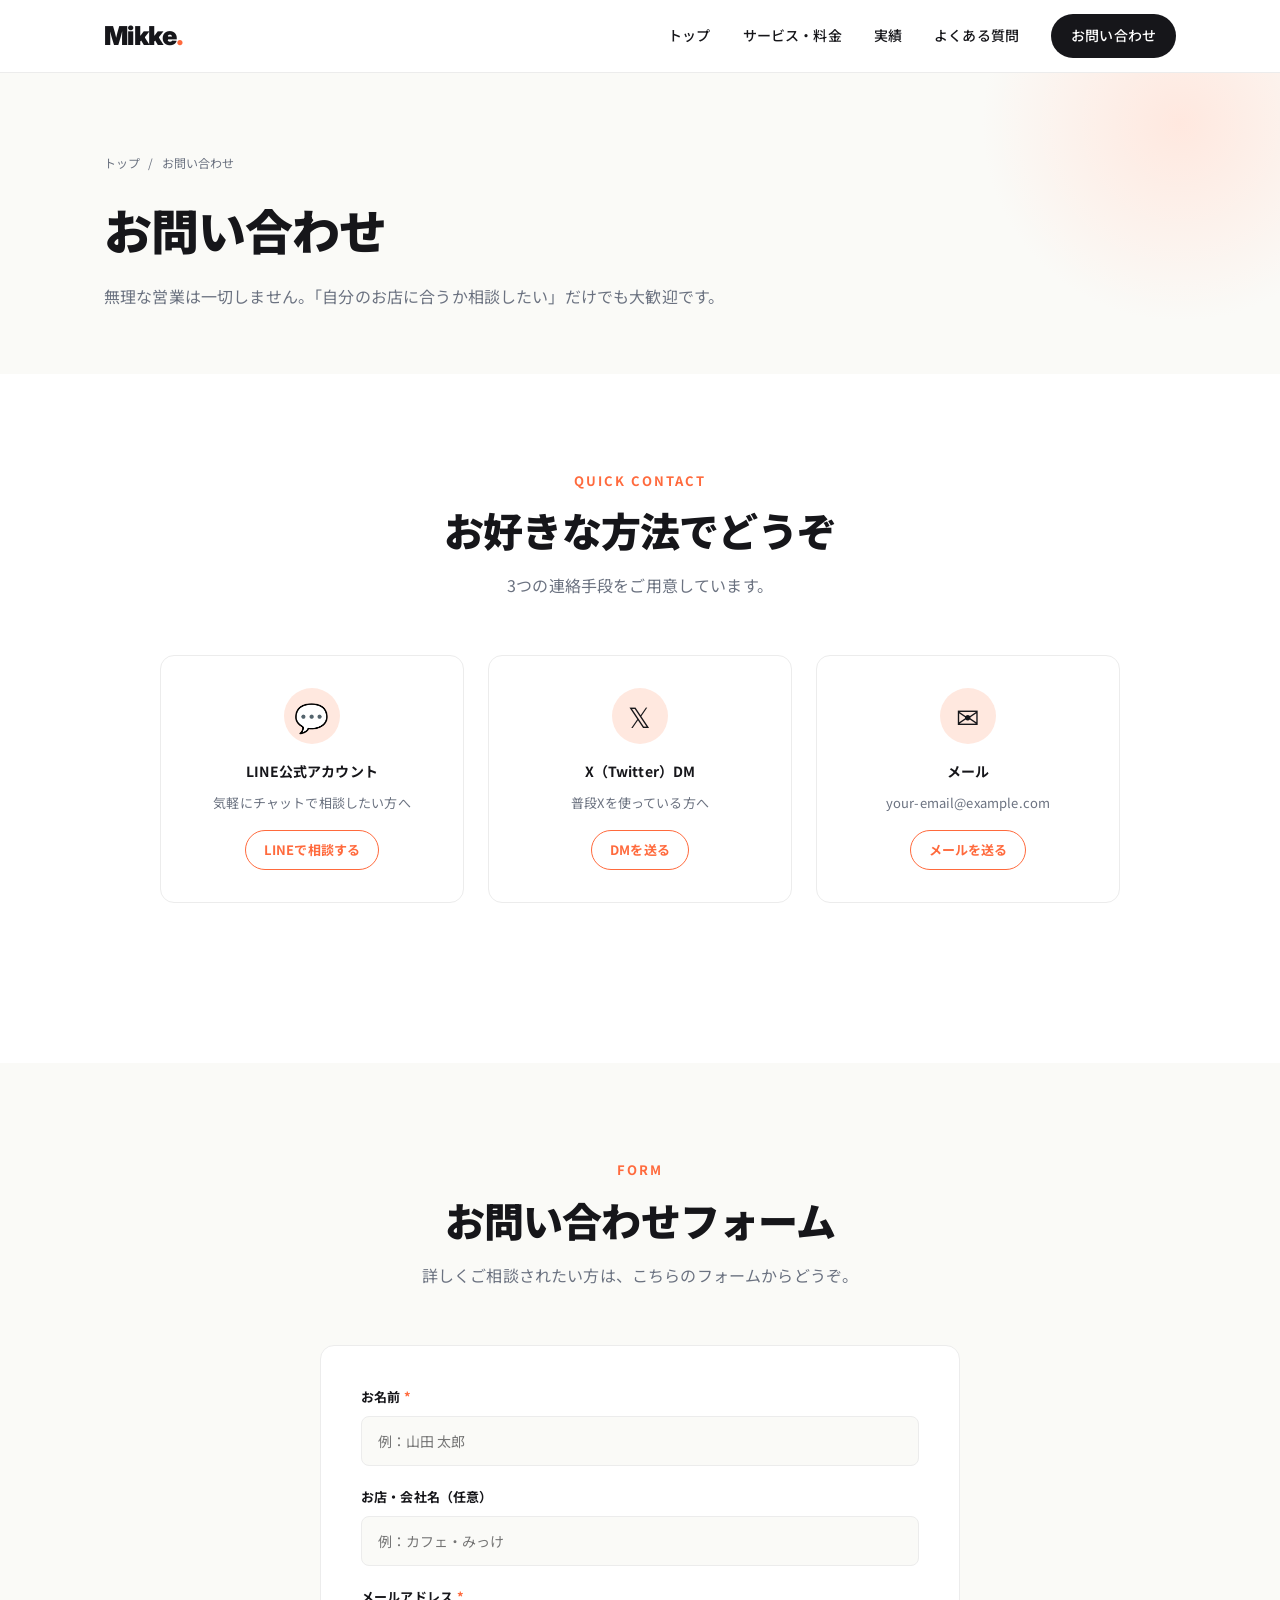
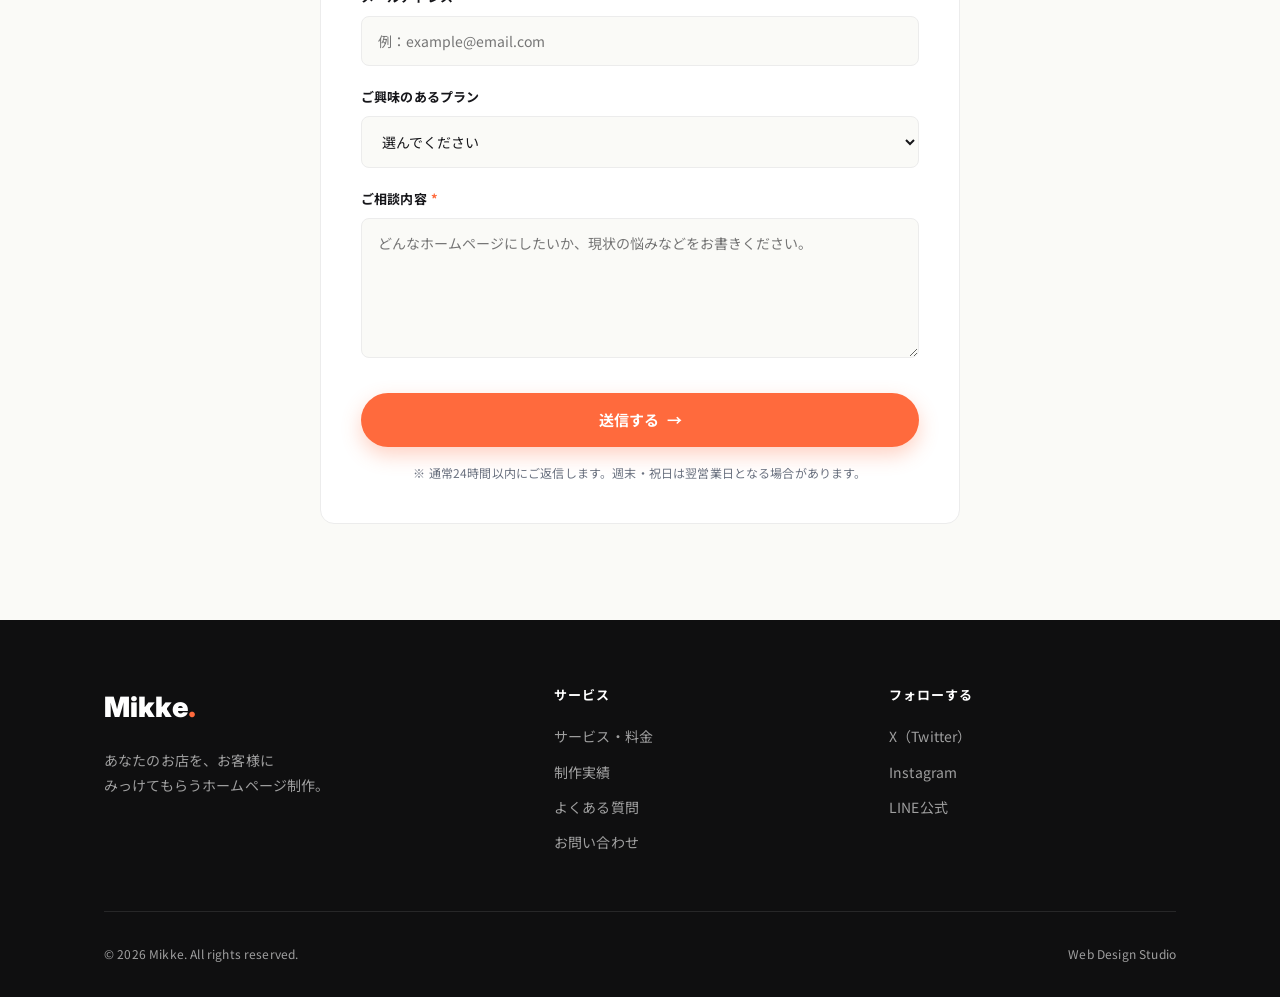
<file: contact.html>
<!DOCTYPE html>
<html lang="ja">
<head>
  <meta charset="UTF-8" />
  <meta name="viewport" content="width=device-width, initial-scale=1.0" />
  <title>お問い合わせ | Mikke</title>
  <meta name="description" content="Mikkeへのお問い合わせはこちらから。LINE・X・メールから24時間受付中。" />
  <meta property="og:title" content="お問い合わせ | Mikke" />
  <meta property="og:description" content="Mikkeへのお問い合わせはこちらから。LINE・X・メールから24時間受付中。" />
  <meta property="og:type" content="website" />
  <meta property="og:url" content="https://t6363304-oss.github.io/mikke/contact.html" />
  <meta property="og:image" content="https://t6363304-oss.github.io/mikke/assets/images/og.png" />
  <meta property="og:image:width" content="1200" />
  <meta property="og:image:height" content="630" />
  <meta name="twitter:card" content="summary_large_image" />
  <meta name="twitter:image" content="https://t6363304-oss.github.io/mikke/assets/images/og.png" />
  <link rel="icon" type="image/svg+xml" href="assets/images/favicon.svg" />
  <link rel="preconnect" href="https://fonts.googleapis.com">
  <link rel="preconnect" href="https://fonts.gstatic.com" crossorigin>
  <link href="https://fonts.googleapis.com/css2?family=Noto+Sans+JP:wght@400;500;700;900&family=Inter:wght@400;500;700;900&display=swap" rel="stylesheet">
  <link rel="stylesheet" href="assets/css/style.css" />
</head>
<body>
  <header class="site-header">
    <div class="container header-inner">
      <a class="logo" href="index.html">Mikke<span class="logo-dot">.</span></a>
      <nav class="nav">
        <a href="index.html">トップ</a>
        <a href="services.html">サービス・料金</a>
        <a href="works.html">実績</a>
        <a href="faq.html">よくある質問</a>
        <a href="contact.html" class="nav-cta">お問い合わせ</a>
      </nav>
      <button class="menu-toggle" aria-label="メニュー">
        <span></span><span></span><span></span>
      </button>
    </div>
  </header>

  <main>
    <section class="page-header">
      <div class="container page-header-inner">
        <div class="breadcrumb">
          <a href="index.html">トップ</a><span>/</span><span>お問い合わせ</span>
        </div>
        <h1 class="page-header-title">お問い合わせ</h1>
        <p class="page-header-sub">
          無理な営業は一切しません。「自分のお店に合うか相談したい」だけでも大歓迎です。
        </p>
      </div>
    </section>

    <!-- 連絡手段 -->
    <section class="section">
      <div class="container">
        <p class="section-eyebrow" style="text-align: center;">Quick Contact</p>
        <h2 class="section-title" style="text-align: center;">お好きな方法でどうぞ</h2>
        <p class="section-sub" style="text-align: center; margin-left: auto; margin-right: auto;">
          3つの連絡手段をご用意しています。
        </p>

        <div class="contact-grid">
          <div class="contact-card">
            <div class="contact-icon">💬</div>
            <h3 class="contact-label">LINE公式アカウント</h3>
            <p class="contact-value">気軽にチャットで相談したい方へ</p>
            <a href="#" target="_blank" rel="noopener" class="contact-btn">LINEで相談する</a>
          </div>
          <div class="contact-card">
            <div class="contact-icon">𝕏</div>
            <h3 class="contact-label">X（Twitter）DM</h3>
            <p class="contact-value">普段Xを使っている方へ</p>
            <a href="#" target="_blank" rel="noopener" class="contact-btn">DMを送る</a>
          </div>
          <div class="contact-card">
            <div class="contact-icon">✉</div>
            <h3 class="contact-label">メール</h3>
            <p class="contact-value">your-email@example.com</p>
            <a href="mailto:your-email@example.com" class="contact-btn">メールを送る</a>
          </div>
        </div>
      </div>
    </section>

    <!-- お問い合わせフォーム -->
    <section class="section section-soft">
      <div class="container">
        <p class="section-eyebrow" style="text-align: center;">Form</p>
        <h2 class="section-title" style="text-align: center;">お問い合わせフォーム</h2>
        <p class="section-sub" style="text-align: center; margin-left: auto; margin-right: auto;">
          詳しくご相談されたい方は、こちらのフォームからどうぞ。
        </p>

        <form class="contact-form" action="#" method="post">
          <div class="form-row">
            <label class="form-label" for="name">お名前<span class="form-required">*</span></label>
            <input type="text" id="name" name="name" class="form-input" required placeholder="例：山田 太郎" />
          </div>
          <div class="form-row">
            <label class="form-label" for="company">お店・会社名（任意）</label>
            <input type="text" id="company" name="company" class="form-input" placeholder="例：カフェ・みっけ" />
          </div>
          <div class="form-row">
            <label class="form-label" for="email">メールアドレス<span class="form-required">*</span></label>
            <input type="email" id="email" name="email" class="form-input" required placeholder="例：example@email.com" />
          </div>
          <div class="form-row">
            <label class="form-label" for="plan">ご興味のあるプラン</label>
            <select id="plan" name="plan" class="form-input">
              <option value="">選んでください</option>
              <option value="light">Light（3万円〜）</option>
              <option value="standard">Standard（7万円〜）</option>
              <option value="pro">Pro（12万円〜）</option>
              <option value="undecided">まだ決まっていない／相談したい</option>
            </select>
          </div>
          <div class="form-row">
            <label class="form-label" for="message">ご相談内容<span class="form-required">*</span></label>
            <textarea id="message" name="message" class="form-textarea" required placeholder="どんなホームページにしたいか、現状の悩みなどをお書きください。"></textarea>
          </div>
          <button type="submit" class="btn btn-primary form-submit">
            送信する <span class="btn-arrow">→</span>
          </button>
          <p style="font-size: 12px; color: var(--color-text-sub); margin-top: 16px; text-align: center;">
            ※ 通常24時間以内にご返信します。週末・祝日は翌営業日となる場合があります。
          </p>
        </form>
      </div>
    </section>
  </main>

  <footer class="site-footer">
    <div class="container">
      <div class="footer-inner">
        <div>
          <div class="footer-logo">Mikke<span style="color: var(--color-accent);">.</span></div>
          <p class="footer-tag">
            あなたのお店を、お客様に<br />
            みっけてもらうホームページ制作。
          </p>
        </div>
        <div>
          <p class="footer-col-title">サービス</p>
          <ul class="footer-list">
            <li><a href="services.html">サービス・料金</a></li>
            <li><a href="works.html">制作実績</a></li>
            <li><a href="faq.html">よくある質問</a></li>
            <li><a href="contact.html">お問い合わせ</a></li>
          </ul>
        </div>
        <div>
          <p class="footer-col-title">フォローする</p>
          <ul class="footer-list">
            <li><a href="#" target="_blank" rel="noopener">X（Twitter）</a></li>
            <li><a href="#" target="_blank" rel="noopener">Instagram</a></li>
            <li><a href="#" target="_blank" rel="noopener">LINE公式</a></li>
          </ul>
        </div>
      </div>
      <div class="footer-bottom">
        <span>© 2026 Mikke. All rights reserved.</span>
        <span>Web Design Studio</span>
      </div>
    </div>
  </footer>

  <script src="assets/js/script.js"></script>
</body>
</html>
</file>
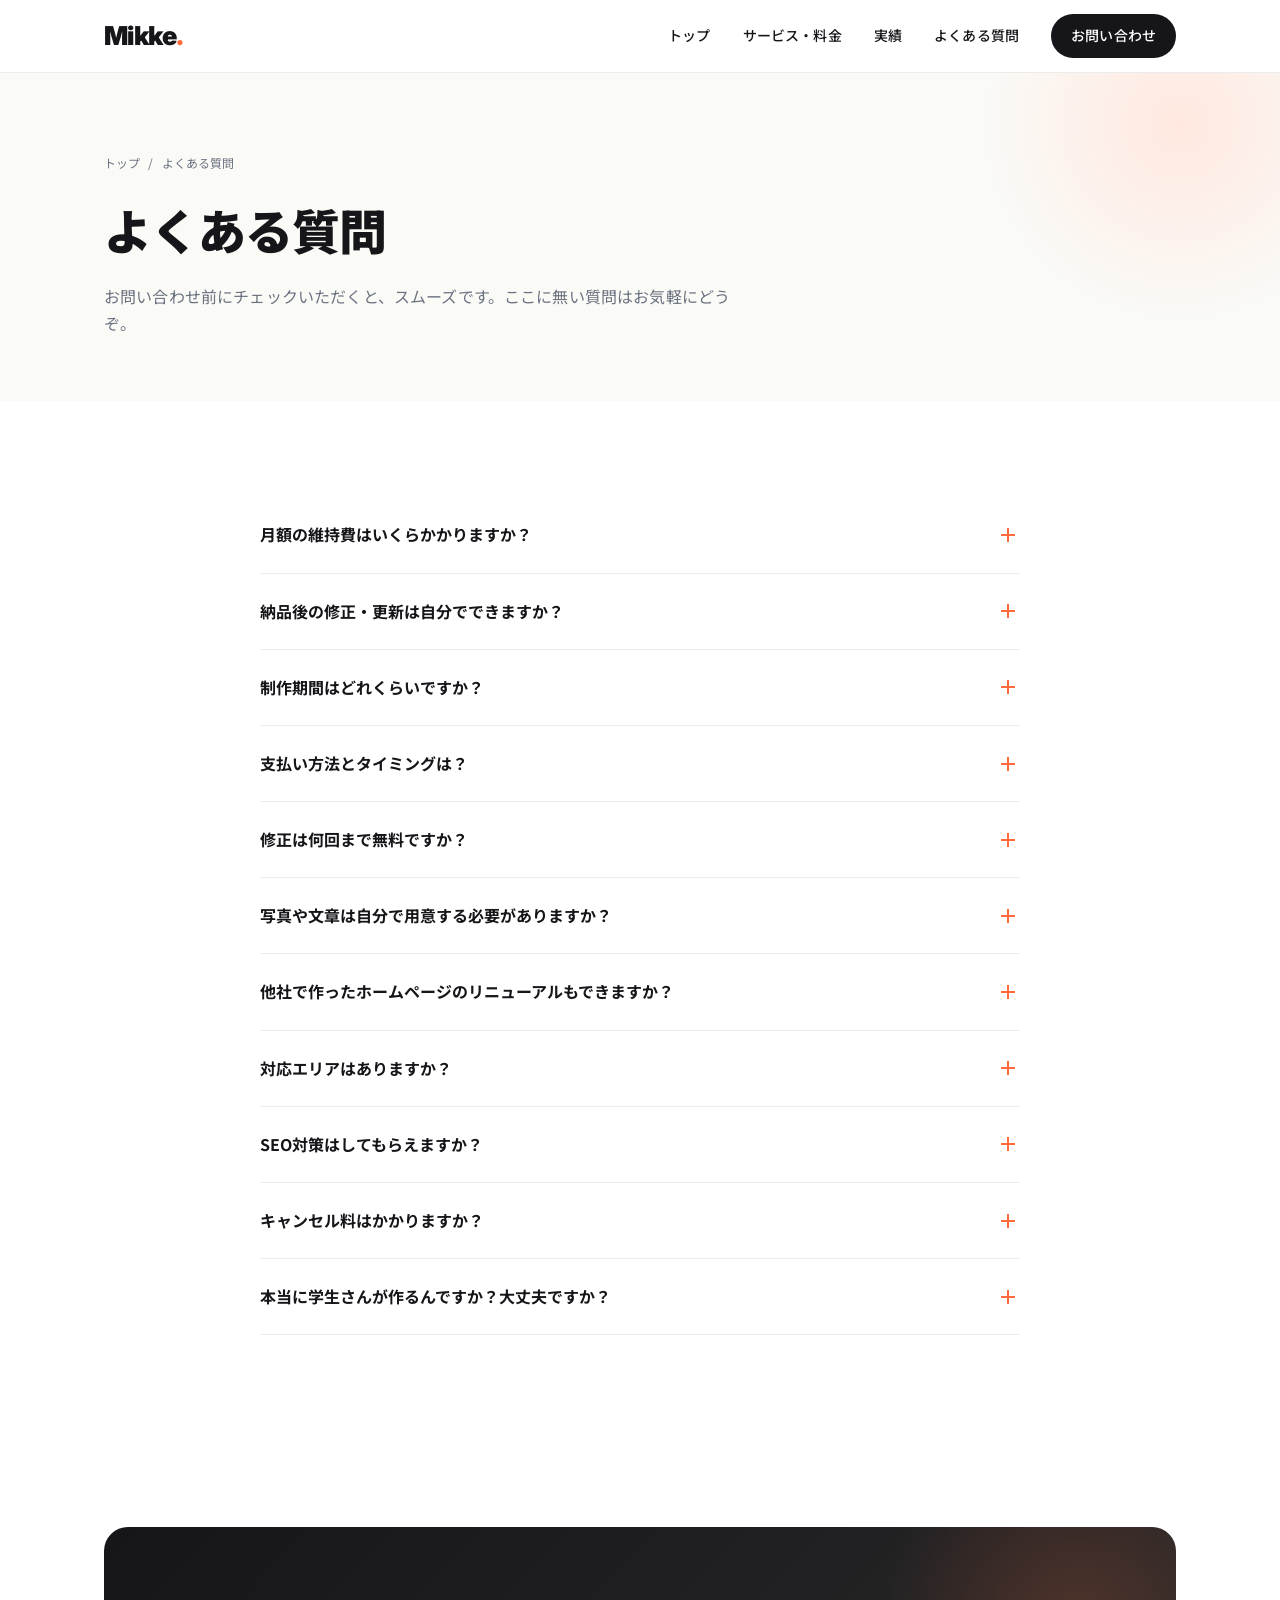
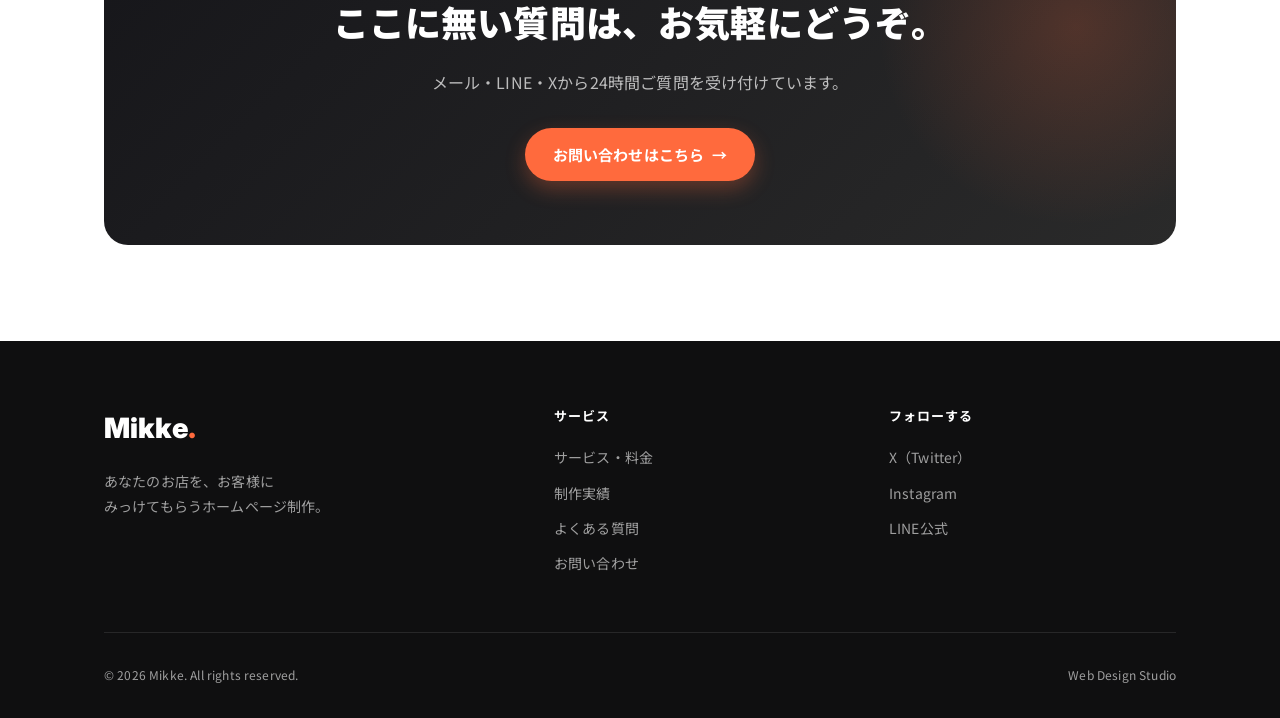
<file: faq.html>
<!DOCTYPE html>
<html lang="ja">
<head>
  <meta charset="UTF-8" />
  <meta name="viewport" content="width=device-width, initial-scale=1.0" />
  <title>よくある質問 | Mikke</title>
  <meta name="description" content="Mikkeのホームページ制作についてよくいただく質問とその回答をまとめています。" />
  <meta property="og:title" content="よくある質問 | Mikke" />
  <meta property="og:description" content="Mikkeのホームページ制作についてよくいただく質問とその回答をまとめています。" />
  <meta property="og:type" content="website" />
  <meta property="og:url" content="https://t6363304-oss.github.io/mikke/faq.html" />
  <meta property="og:image" content="https://t6363304-oss.github.io/mikke/assets/images/og.png" />
  <meta property="og:image:width" content="1200" />
  <meta property="og:image:height" content="630" />
  <meta name="twitter:card" content="summary_large_image" />
  <meta name="twitter:image" content="https://t6363304-oss.github.io/mikke/assets/images/og.png" />
  <link rel="icon" type="image/svg+xml" href="assets/images/favicon.svg" />
  <link rel="preconnect" href="https://fonts.googleapis.com">
  <link rel="preconnect" href="https://fonts.gstatic.com" crossorigin>
  <link href="https://fonts.googleapis.com/css2?family=Noto+Sans+JP:wght@400;500;700;900&family=Inter:wght@400;500;700;900&display=swap" rel="stylesheet">
  <link rel="stylesheet" href="assets/css/style.css" />
</head>
<body>
  <header class="site-header">
    <div class="container header-inner">
      <a class="logo" href="index.html">Mikke<span class="logo-dot">.</span></a>
      <nav class="nav">
        <a href="index.html">トップ</a>
        <a href="services.html">サービス・料金</a>
        <a href="works.html">実績</a>
        <a href="faq.html">よくある質問</a>
        <a href="contact.html" class="nav-cta">お問い合わせ</a>
      </nav>
      <button class="menu-toggle" aria-label="メニュー">
        <span></span><span></span><span></span>
      </button>
    </div>
  </header>

  <main>
    <section class="page-header">
      <div class="container page-header-inner">
        <div class="breadcrumb">
          <a href="index.html">トップ</a><span>/</span><span>よくある質問</span>
        </div>
        <h1 class="page-header-title">よくある質問</h1>
        <p class="page-header-sub">
          お問い合わせ前にチェックいただくと、スムーズです。ここに無い質問はお気軽にどうぞ。
        </p>
      </div>
    </section>

    <section class="section">
      <div class="container">
        <div class="faq-list">
          <div class="faq-item">
            <button class="faq-question">
              月額の維持費はいくらかかりますか？
              <span class="faq-icon"></span>
            </button>
            <div class="faq-answer">
              <div class="faq-answer-inner">
                月額1,000円〜3,000円です。サーバー・CMS・基本サポートが含まれます。プランや規模によって変わりますので、お見積もり時にご案内します。独自ドメイン（「お店名.com」のようなURL）を使う場合は、別途ドメイン代として年間1,500〜3,000円程度がかかります。
              </div>
            </div>
          </div>

          <div class="faq-item">
            <button class="faq-question">
              納品後の修正・更新は自分でできますか？
              <span class="faq-icon"></span>
            </button>
            <div class="faq-answer">
              <div class="faq-answer-inner">
                Standardプラン以上では、管理画面を設置します。お知らせ・メニュー・写真などの更新は、ブログを書く感覚で自分で行えます。納品時に使い方をレクチャーし、操作マニュアルもお渡しします。大幅なデザイン変更などは別途ご相談ください。
              </div>
            </div>
          </div>

          <div class="faq-item">
            <button class="faq-question">
              制作期間はどれくらいですか？
              <span class="faq-icon"></span>
            </button>
            <div class="faq-answer">
              <div class="faq-answer-inner">
                Lightプランで最短1週間、Standardプランで2〜3週間、Proプランで3〜4週間が目安です。お急ぎの場合はご相談ください（特急料金がかかる場合があります）。
              </div>
            </div>
          </div>

          <div class="faq-item">
            <button class="faq-question">
              支払い方法とタイミングは？
              <span class="faq-icon"></span>
            </button>
            <div class="faq-answer">
              <div class="faq-answer-inner">
                銀行振込でお願いしています。契約時に半額、公開時に残り半額をお支払いいただきます。Lightプランは一括前払いも可能です。
              </div>
            </div>
          </div>

          <div class="faq-item">
            <button class="faq-question">
              修正は何回まで無料ですか？
              <span class="faq-icon"></span>
            </button>
            <div class="faq-answer">
              <div class="faq-answer-inner">
                プランによって異なります。Light：2回、Standard：3回、Pro：5回まで、デザインの修正を無料で承ります。それ以上の修正は1回5,000円〜（規模によります）。納品後の軽微な修正は、月額保守プラン（3,000円〜）でも対応可能です。
              </div>
            </div>
          </div>

          <div class="faq-item">
            <button class="faq-question">
              写真や文章は自分で用意する必要がありますか？
              <span class="faq-icon"></span>
            </button>
            <div class="faq-answer">
              <div class="faq-answer-inner">
                基本的にはお客様にご用意いただきますが、ご用意が難しい場合は、写真撮影代行（15,000円〜）や文章ライティング（5,000円〜/ページ）のオプションもご利用いただけます。お気軽にご相談ください。
              </div>
            </div>
          </div>

          <div class="faq-item">
            <button class="faq-question">
              他社で作ったホームページのリニューアルもできますか？
              <span class="faq-icon"></span>
            </button>
            <div class="faq-answer">
              <div class="faq-answer-inner">
                可能です。現在お使いのホームページを拝見してからお見積もりさせていただきます。文章・写真の引き継ぎや、ドメインの移管もサポートいたします。
              </div>
            </div>
          </div>

          <div class="faq-item">
            <button class="faq-question">
              対応エリアはありますか？
              <span class="faq-icon"></span>
            </button>
            <div class="faq-answer">
              <div class="faq-answer-inner">
                オンラインでの打ち合わせが可能なので、全国どこでも対応可能です。お打ち合わせはZoom・LINEビデオ通話などを使用します。対面での打ち合わせをご希望の方は、地域によって対応可否や交通費が変わるためご相談ください。
              </div>
            </div>
          </div>

          <div class="faq-item">
            <button class="faq-question">
              SEO対策はしてもらえますか？
              <span class="faq-icon"></span>
            </button>
            <div class="faq-answer">
              <div class="faq-answer-inner">
                Proプランには、SEOの初期設定（タイトル・説明文の最適化、構造化データの設置など）が含まれます。Standard・Lightプランをご利用の場合も、オプション（10,000円〜）で対応可能です。なお、検索順位は外部要因にも左右されるため、結果を保証するものではありません。
              </div>
            </div>
          </div>

          <div class="faq-item">
            <button class="faq-question">
              キャンセル料はかかりますか？
              <span class="faq-icon"></span>
            </button>
            <div class="faq-answer">
              <div class="faq-answer-inner">
                契約後・着手前のキャンセルは無料です。制作着手後のキャンセルは、進捗に応じて制作費の30〜80%をご請求させていただきます。詳しくは契約書に明記しています。
              </div>
            </div>
          </div>

          <div class="faq-item">
            <button class="faq-question">
              本当に学生さんが作るんですか？大丈夫ですか？
              <span class="faq-icon"></span>
            </button>
            <div class="faq-answer">
              <div class="faq-answer-inner">
                はい、現役の学生がお作りします。学生だからこそ、低価格でフットワーク軽くお応えできるのが強みです。実績として、文部科学大臣賞受賞団体「えんびゃれ」の公式サイトを管理画面付きで制作・運用しています。不安な点があれば、お打ち合わせの際にお気軽にご質問ください。
              </div>
            </div>
          </div>
        </div>
      </div>
    </section>

    <section class="section">
      <div class="container">
        <div class="cta-banner">
          <h2 class="cta-banner-title">ここに無い質問は、お気軽にどうぞ。</h2>
          <p class="cta-banner-sub">
            メール・LINE・Xから24時間ご質問を受け付けています。
          </p>
          <a href="contact.html" class="btn btn-primary">
            お問い合わせはこちら <span class="btn-arrow">→</span>
          </a>
        </div>
      </div>
    </section>
  </main>

  <footer class="site-footer">
    <div class="container">
      <div class="footer-inner">
        <div>
          <div class="footer-logo">Mikke<span style="color: var(--color-accent);">.</span></div>
          <p class="footer-tag">
            あなたのお店を、お客様に<br />
            みっけてもらうホームページ制作。
          </p>
        </div>
        <div>
          <p class="footer-col-title">サービス</p>
          <ul class="footer-list">
            <li><a href="services.html">サービス・料金</a></li>
            <li><a href="works.html">制作実績</a></li>
            <li><a href="faq.html">よくある質問</a></li>
            <li><a href="contact.html">お問い合わせ</a></li>
          </ul>
        </div>
        <div>
          <p class="footer-col-title">フォローする</p>
          <ul class="footer-list">
            <li><a href="#" target="_blank" rel="noopener">X（Twitter）</a></li>
            <li><a href="#" target="_blank" rel="noopener">Instagram</a></li>
            <li><a href="#" target="_blank" rel="noopener">LINE公式</a></li>
          </ul>
        </div>
      </div>
      <div class="footer-bottom">
        <span>© 2026 Mikke. All rights reserved.</span>
        <span>Web Design Studio</span>
      </div>
    </div>
  </footer>

  <script src="assets/js/script.js"></script>
</body>
</html>
</file>
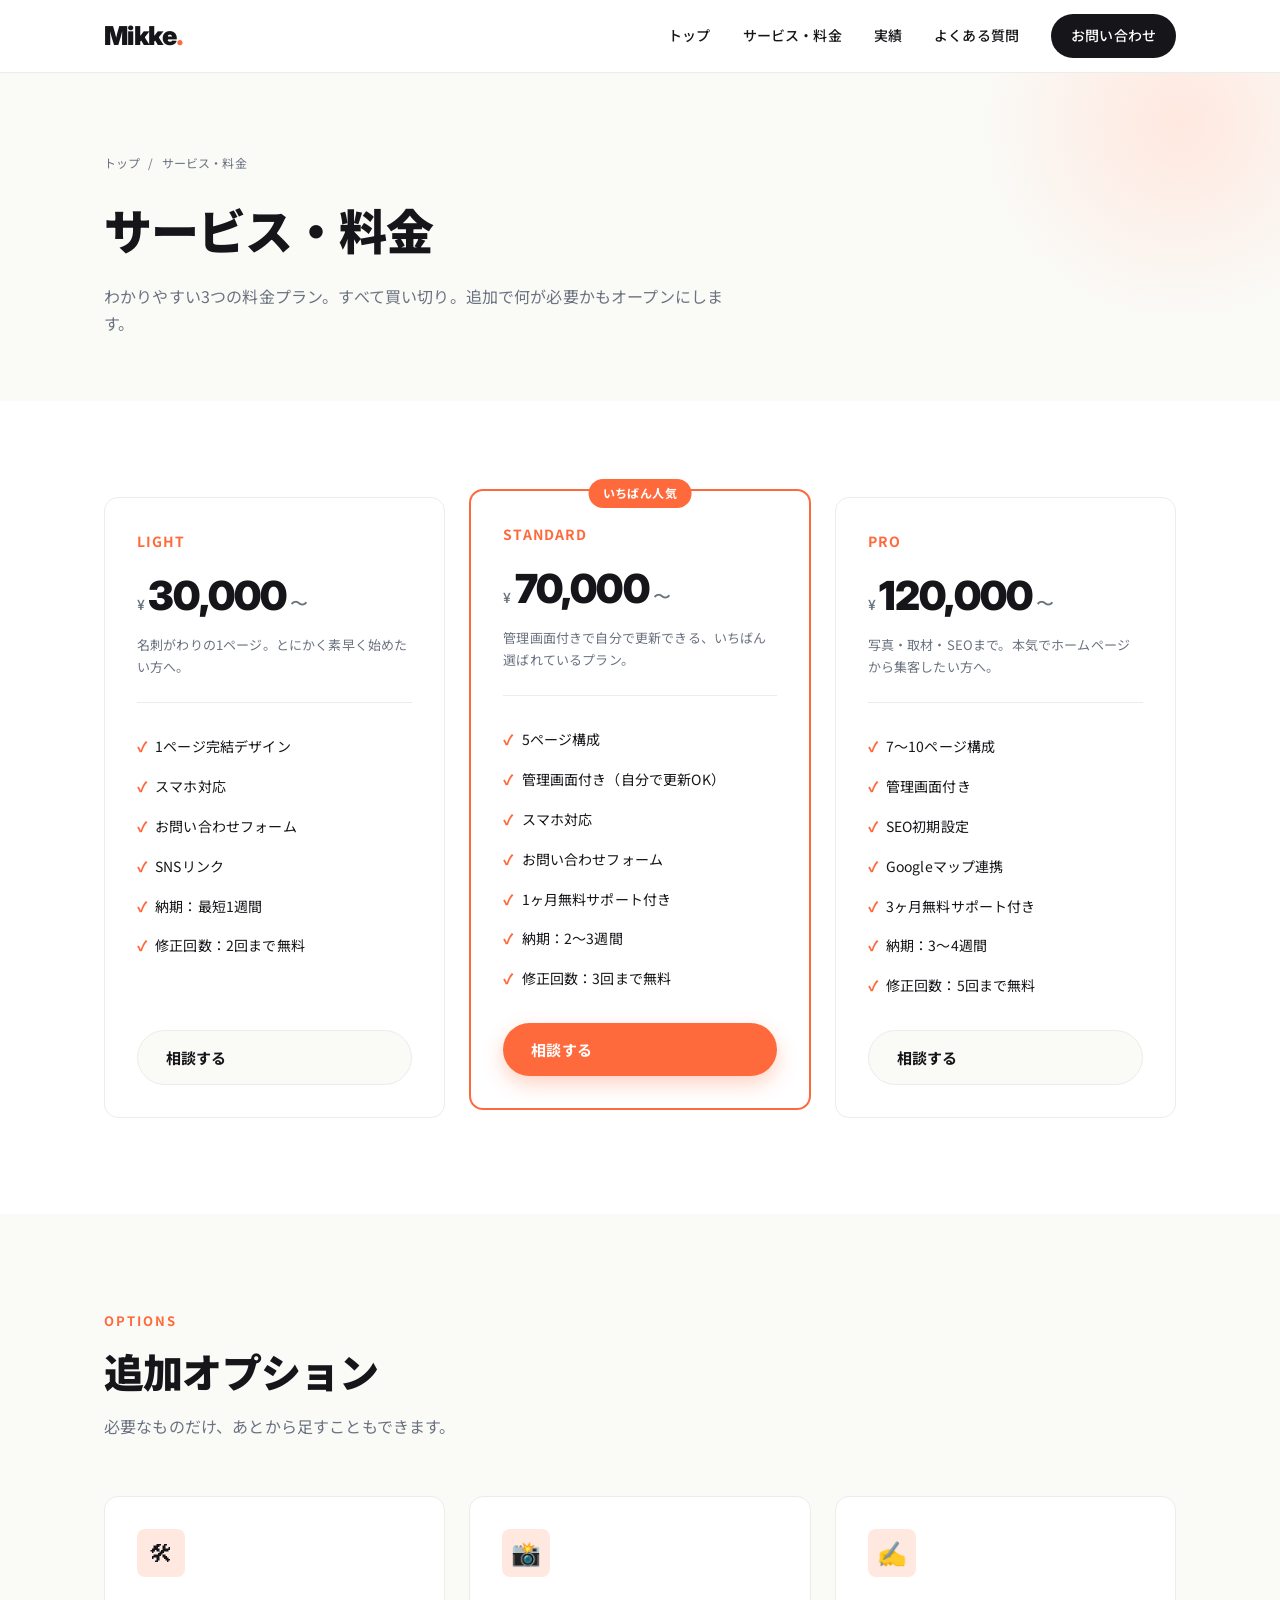
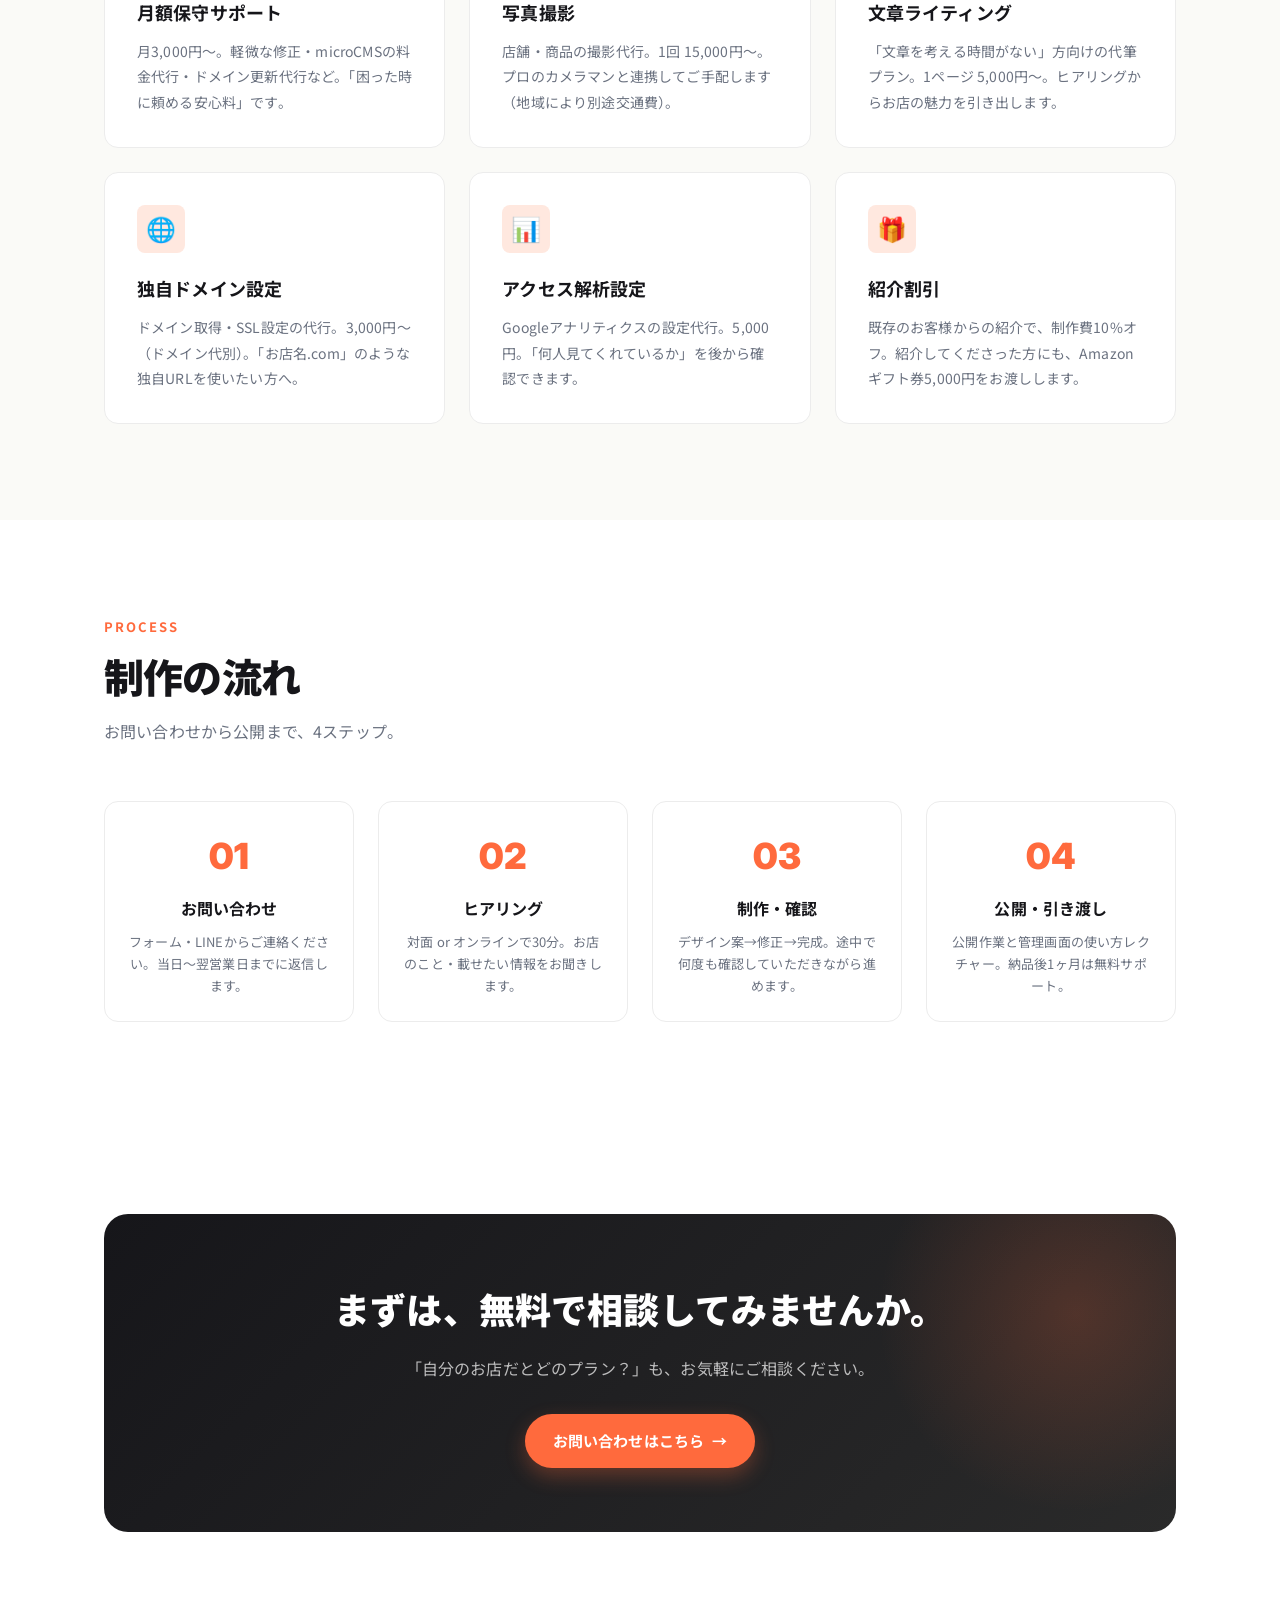
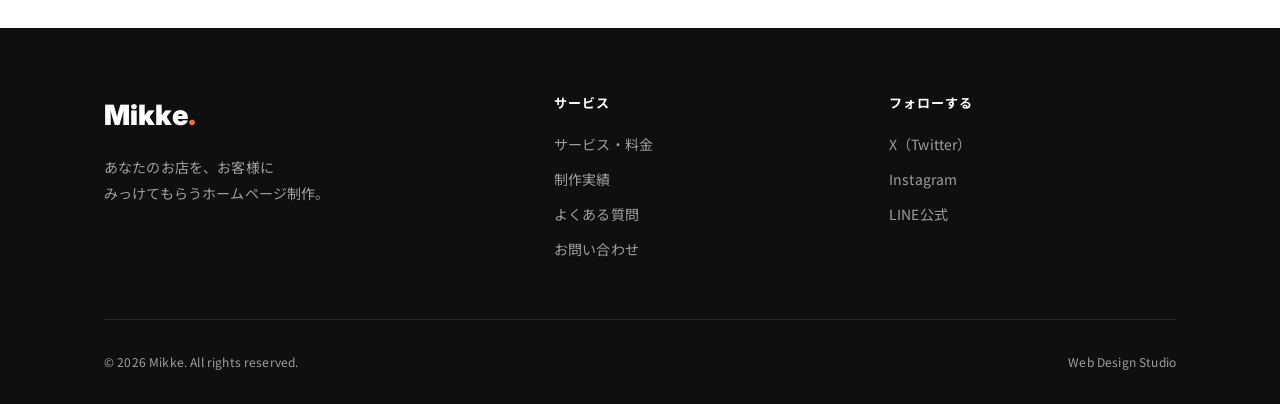
<file: services.html>
<!DOCTYPE html>
<html lang="ja">
<head>
  <meta charset="UTF-8" />
  <meta name="viewport" content="width=device-width, initial-scale=1.0" />
  <title>サービス・料金 | Mikke</title>
  <meta name="description" content="Mikkeのホームページ制作プランと料金。3万円から、管理画面付きのスタンダードプランは7万円から。すべて買い切り。" />
  <meta property="og:title" content="サービス・料金 | Mikke" />
  <meta property="og:description" content="Mikkeのホームページ制作プランと料金。3万円から、管理画面付きのスタンダードプランは7万円から。すべて買い切り。" />
  <meta property="og:type" content="website" />
  <meta property="og:url" content="https://t6363304-oss.github.io/mikke/services.html" />
  <meta property="og:image" content="https://t6363304-oss.github.io/mikke/assets/images/og.png" />
  <meta property="og:image:width" content="1200" />
  <meta property="og:image:height" content="630" />
  <meta name="twitter:card" content="summary_large_image" />
  <meta name="twitter:image" content="https://t6363304-oss.github.io/mikke/assets/images/og.png" />
  <link rel="icon" type="image/svg+xml" href="assets/images/favicon.svg" />
  <link rel="preconnect" href="https://fonts.googleapis.com">
  <link rel="preconnect" href="https://fonts.gstatic.com" crossorigin>
  <link href="https://fonts.googleapis.com/css2?family=Noto+Sans+JP:wght@400;500;700;900&family=Inter:wght@400;500;700;900&display=swap" rel="stylesheet">
  <link rel="stylesheet" href="assets/css/style.css" />
</head>
<body>
  <header class="site-header">
    <div class="container header-inner">
      <a class="logo" href="index.html">Mikke<span class="logo-dot">.</span></a>
      <nav class="nav">
        <a href="index.html">トップ</a>
        <a href="services.html">サービス・料金</a>
        <a href="works.html">実績</a>
        <a href="faq.html">よくある質問</a>
        <a href="contact.html" class="nav-cta">お問い合わせ</a>
      </nav>
      <button class="menu-toggle" aria-label="メニュー">
        <span></span><span></span><span></span>
      </button>
    </div>
  </header>

  <main>
    <section class="page-header">
      <div class="container page-header-inner">
        <div class="breadcrumb">
          <a href="index.html">トップ</a><span>/</span><span>サービス・料金</span>
        </div>
        <h1 class="page-header-title">サービス・料金</h1>
        <p class="page-header-sub">
          わかりやすい3つの料金プラン。すべて買い切り。追加で何が必要かもオープンにします。
        </p>
      </div>
    </section>

    <section class="section">
      <div class="container">
        <div class="prices">
          <div class="price-card">
            <p class="price-name">Light</p>
            <p class="price-amount"><span class="from">¥</span>30,000<span class="yen">〜</span></p>
            <p class="price-desc">名刺がわりの1ページ。とにかく素早く始めたい方へ。</p>
            <ul class="price-list">
              <li>1ページ完結デザイン</li>
              <li>スマホ対応</li>
              <li>お問い合わせフォーム</li>
              <li>SNSリンク</li>
              <li>納期：最短1週間</li>
              <li>修正回数：2回まで無料</li>
            </ul>
            <a href="contact.html" class="btn btn-secondary">相談する</a>
          </div>

          <div class="price-card featured">
            <span class="badge">いちばん人気</span>
            <p class="price-name">Standard</p>
            <p class="price-amount"><span class="from">¥</span>70,000<span class="yen">〜</span></p>
            <p class="price-desc">管理画面付きで自分で更新できる、いちばん選ばれているプラン。</p>
            <ul class="price-list">
              <li>5ページ構成</li>
              <li>管理画面付き（自分で更新OK）</li>
              <li>スマホ対応</li>
              <li>お問い合わせフォーム</li>
              <li>1ヶ月無料サポート付き</li>
              <li>納期：2〜3週間</li>
              <li>修正回数：3回まで無料</li>
            </ul>
            <a href="contact.html" class="btn btn-primary">相談する</a>
          </div>

          <div class="price-card">
            <p class="price-name">Pro</p>
            <p class="price-amount"><span class="from">¥</span>120,000<span class="yen">〜</span></p>
            <p class="price-desc">写真・取材・SEOまで。本気でホームページから集客したい方へ。</p>
            <ul class="price-list">
              <li>7〜10ページ構成</li>
              <li>管理画面付き</li>
              <li>SEO初期設定</li>
              <li>Googleマップ連携</li>
              <li>3ヶ月無料サポート付き</li>
              <li>納期：3〜4週間</li>
              <li>修正回数：5回まで無料</li>
            </ul>
            <a href="contact.html" class="btn btn-secondary">相談する</a>
          </div>
        </div>
      </div>
    </section>

    <!-- オプション -->
    <section class="section section-soft">
      <div class="container">
        <p class="section-eyebrow">Options</p>
        <h2 class="section-title">追加オプション</h2>
        <p class="section-sub">
          必要なものだけ、あとから足すこともできます。
        </p>

        <div class="features">
          <div class="feature-card">
            <div class="feature-icon">🛠</div>
            <h3 class="feature-title">月額保守サポート</h3>
            <p class="feature-text">
              月3,000円〜。軽微な修正・microCMSの料金代行・ドメイン更新代行など。「困った時に頼める安心料」です。
            </p>
          </div>
          <div class="feature-card">
            <div class="feature-icon">📸</div>
            <h3 class="feature-title">写真撮影</h3>
            <p class="feature-text">
              店舗・商品の撮影代行。1回 15,000円〜。プロのカメラマンと連携してご手配します（地域により別途交通費）。
            </p>
          </div>
          <div class="feature-card">
            <div class="feature-icon">✍️</div>
            <h3 class="feature-title">文章ライティング</h3>
            <p class="feature-text">
              「文章を考える時間がない」方向けの代筆プラン。1ページ 5,000円〜。ヒアリングからお店の魅力を引き出します。
            </p>
          </div>
          <div class="feature-card">
            <div class="feature-icon">🌐</div>
            <h3 class="feature-title">独自ドメイン設定</h3>
            <p class="feature-text">
              ドメイン取得・SSL設定の代行。3,000円〜（ドメイン代別）。「お店名.com」のような独自URLを使いたい方へ。
            </p>
          </div>
          <div class="feature-card">
            <div class="feature-icon">📊</div>
            <h3 class="feature-title">アクセス解析設定</h3>
            <p class="feature-text">
              Googleアナリティクスの設定代行。5,000円。「何人見てくれているか」を後から確認できます。
            </p>
          </div>
          <div class="feature-card">
            <div class="feature-icon">🎁</div>
            <h3 class="feature-title">紹介割引</h3>
            <p class="feature-text">
              既存のお客様からの紹介で、制作費10%オフ。紹介してくださった方にも、Amazonギフト券5,000円をお渡しします。
            </p>
          </div>
        </div>
      </div>
    </section>

    <!-- 制作の流れ -->
    <section class="section">
      <div class="container">
        <p class="section-eyebrow">Process</p>
        <h2 class="section-title">制作の流れ</h2>
        <p class="section-sub">
          お問い合わせから公開まで、4ステップ。
        </p>

        <div class="flow">
          <div class="flow-step">
            <div class="flow-num">01</div>
            <h3 class="flow-title">お問い合わせ</h3>
            <p class="flow-text">
              フォーム・LINEからご連絡ください。当日〜翌営業日までに返信します。
            </p>
          </div>
          <div class="flow-step">
            <div class="flow-num">02</div>
            <h3 class="flow-title">ヒアリング</h3>
            <p class="flow-text">
              対面 or オンラインで30分。お店のこと・載せたい情報をお聞きします。
            </p>
          </div>
          <div class="flow-step">
            <div class="flow-num">03</div>
            <h3 class="flow-title">制作・確認</h3>
            <p class="flow-text">
              デザイン案→修正→完成。途中で何度も確認していただきながら進めます。
            </p>
          </div>
          <div class="flow-step">
            <div class="flow-num">04</div>
            <h3 class="flow-title">公開・引き渡し</h3>
            <p class="flow-text">
              公開作業と管理画面の使い方レクチャー。納品後1ヶ月は無料サポート。
            </p>
          </div>
        </div>
      </div>
    </section>

    <section class="section">
      <div class="container">
        <div class="cta-banner">
          <h2 class="cta-banner-title">まずは、無料で相談してみませんか。</h2>
          <p class="cta-banner-sub">
            「自分のお店だとどのプラン？」も、お気軽にご相談ください。
          </p>
          <a href="contact.html" class="btn btn-primary">
            お問い合わせはこちら <span class="btn-arrow">→</span>
          </a>
        </div>
      </div>
    </section>
  </main>

  <footer class="site-footer">
    <div class="container">
      <div class="footer-inner">
        <div>
          <div class="footer-logo">Mikke<span style="color: var(--color-accent);">.</span></div>
          <p class="footer-tag">
            あなたのお店を、お客様に<br />
            みっけてもらうホームページ制作。
          </p>
        </div>
        <div>
          <p class="footer-col-title">サービス</p>
          <ul class="footer-list">
            <li><a href="services.html">サービス・料金</a></li>
            <li><a href="works.html">制作実績</a></li>
            <li><a href="faq.html">よくある質問</a></li>
            <li><a href="contact.html">お問い合わせ</a></li>
          </ul>
        </div>
        <div>
          <p class="footer-col-title">フォローする</p>
          <ul class="footer-list">
            <li><a href="#" target="_blank" rel="noopener">X（Twitter）</a></li>
            <li><a href="#" target="_blank" rel="noopener">Instagram</a></li>
            <li><a href="#" target="_blank" rel="noopener">LINE公式</a></li>
          </ul>
        </div>
      </div>
      <div class="footer-bottom">
        <span>© 2026 Mikke. All rights reserved.</span>
        <span>Web Design Studio</span>
      </div>
    </div>
  </footer>

  <script src="assets/js/script.js"></script>
</body>
</html>
</file>
<file: assets/css/style.css>
:root {
  --color-bg: #ffffff;
  --color-bg-soft: #fafaf7;
  --color-bg-dark: #0f0f10;
  --color-text: #16161a;
  --color-text-sub: #6b7280;
  --color-text-soft: #9ca3af;
  --color-border: #ececec;
  --color-accent: #ff6a3d;
  --color-accent-dark: #e54e1f;
  --color-accent-soft: #ffe8df;
  --radius-sm: 8px;
  --radius-md: 14px;
  --radius-lg: 24px;
  --shadow-sm: 0 1px 2px rgba(0, 0, 0, 0.04);
  --shadow-md: 0 8px 24px rgba(15, 15, 16, 0.06);
  --shadow-lg: 0 20px 60px rgba(15, 15, 16, 0.12);
  --container: 1120px;
  --ease: cubic-bezier(0.22, 1, 0.36, 1);
}

* {
  box-sizing: border-box;
  margin: 0;
  padding: 0;
}

html {
  scroll-behavior: smooth;
  -webkit-text-size-adjust: 100%;
}

body {
  font-family: "Noto Sans JP", "Inter", -apple-system, BlinkMacSystemFont, "Helvetica Neue", sans-serif;
  font-weight: 400;
  color: var(--color-text);
  background: var(--color-bg);
  line-height: 1.7;
  letter-spacing: 0.01em;
  -webkit-font-smoothing: antialiased;
  text-rendering: optimizeLegibility;
}

img {
  max-width: 100%;
  height: auto;
  display: block;
}

a {
  color: inherit;
  text-decoration: none;
}

button {
  font: inherit;
  cursor: pointer;
  background: none;
  border: none;
  color: inherit;
}

ul, ol {
  list-style: none;
}

.container {
  max-width: var(--container);
  margin: 0 auto;
  padding: 0 24px;
}

/* ===== Header ===== */
.site-header {
  position: sticky;
  top: 0;
  background: rgba(255, 255, 255, 0.85);
  backdrop-filter: saturate(180%) blur(16px);
  -webkit-backdrop-filter: saturate(180%) blur(16px);
  border-bottom: 1px solid var(--color-border);
  z-index: 100;
}

.header-inner {
  display: flex;
  align-items: center;
  justify-content: space-between;
  height: 72px;
}

.logo {
  font-family: "Inter", sans-serif;
  font-size: 26px;
  font-weight: 900;
  letter-spacing: -0.02em;
  color: var(--color-text);
}

.logo-dot {
  color: var(--color-accent);
}

.nav {
  display: flex;
  align-items: center;
  gap: 32px;
}

.nav a {
  font-size: 14px;
  font-weight: 500;
  color: var(--color-text);
  transition: color 0.2s var(--ease);
}

.nav a:hover {
  color: var(--color-accent);
}

.nav-cta {
  background: var(--color-text);
  color: var(--color-bg) !important;
  padding: 10px 20px;
  border-radius: 999px;
  transition: background 0.2s var(--ease), transform 0.2s var(--ease);
}

.nav-cta:hover {
  background: var(--color-accent);
  color: var(--color-bg) !important;
  transform: translateY(-1px);
}

.menu-toggle {
  display: none;
  width: 40px;
  height: 40px;
  position: relative;
}

.menu-toggle span {
  position: absolute;
  left: 8px;
  width: 24px;
  height: 2px;
  background: var(--color-text);
  transition: transform 0.3s var(--ease), opacity 0.3s var(--ease), top 0.3s var(--ease);
}

.menu-toggle span:nth-child(1) { top: 13px; }
.menu-toggle span:nth-child(2) { top: 19px; }
.menu-toggle span:nth-child(3) { top: 25px; }

.menu-toggle.is-open span:nth-child(1) { top: 19px; transform: rotate(45deg); }
.menu-toggle.is-open span:nth-child(2) { opacity: 0; }
.menu-toggle.is-open span:nth-child(3) { top: 19px; transform: rotate(-45deg); }

/* ===== Buttons ===== */
.btn {
  display: inline-flex;
  align-items: center;
  gap: 8px;
  padding: 14px 28px;
  border-radius: 999px;
  font-size: 15px;
  font-weight: 700;
  transition: transform 0.2s var(--ease), box-shadow 0.2s var(--ease), background 0.2s var(--ease);
}

.btn-primary {
  background: var(--color-accent);
  color: #fff;
  box-shadow: 0 8px 20px rgba(255, 106, 61, 0.3);
}

.btn-primary:hover {
  background: var(--color-accent-dark);
  transform: translateY(-2px);
  box-shadow: 0 12px 28px rgba(255, 106, 61, 0.4);
}

.btn-secondary {
  background: var(--color-bg-soft);
  color: var(--color-text);
  border: 1px solid var(--color-border);
}

.btn-secondary:hover {
  background: var(--color-text);
  color: var(--color-bg);
}

.btn-arrow {
  display: inline-block;
  transition: transform 0.2s var(--ease);
}

.btn:hover .btn-arrow {
  transform: translateX(4px);
}

/* ===== Hero ===== */
.hero {
  padding: 96px 0 120px;
  position: relative;
  overflow: hidden;
}

.hero::before {
  content: "";
  position: absolute;
  width: 600px;
  height: 600px;
  background: radial-gradient(circle, var(--color-accent-soft) 0%, transparent 70%);
  top: -200px;
  right: -150px;
  z-index: -1;
}

.hero-grid {
  display: grid;
  grid-template-columns: 1.05fr 1fr;
  gap: 64px;
  align-items: center;
}

@media (max-width: 880px) {
  .hero-grid {
    grid-template-columns: 1fr;
    gap: 56px;
  }
}

.hero-mockup-wrap {
  position: relative;
}

.hero-mockup {
  position: relative;
  display: block;
  border-radius: 16px;
  overflow: hidden;
  box-shadow: 0 30px 80px rgba(15, 15, 16, 0.18), 0 10px 24px rgba(15, 15, 16, 0.06);
  transition: transform 0.5s var(--ease), box-shadow 0.5s var(--ease);
  z-index: 2;
  aspect-ratio: 1 / 1;
}

.hero-mockup img {
  width: 100%;
  height: 100%;
  object-fit: cover;
  object-position: top center;
  display: block;
  transition: transform 0.6s var(--ease);
}

.hero-mockup:hover {
  transform: translateY(-6px);
  box-shadow: 0 40px 100px rgba(15, 15, 16, 0.22), 0 14px 30px rgba(15, 15, 16, 0.08);
}

.hero-mockup:hover img {
  transform: scale(1.03);
}

.hero-mockup-blob {
  position: absolute;
  width: 280px;
  height: 280px;
  background: var(--color-accent-soft);
  border-radius: 50%;
  top: -50px;
  left: -50px;
  z-index: 1;
  filter: blur(40px);
  opacity: 0.6;
}

.hero-eyebrow {
  display: inline-block;
  font-size: 13px;
  font-weight: 700;
  letter-spacing: 0.12em;
  color: var(--color-accent);
  background: var(--color-accent-soft);
  padding: 6px 14px;
  border-radius: 999px;
  margin-bottom: 24px;
}

.hero-title {
  font-size: clamp(36px, 6vw, 64px);
  font-weight: 900;
  line-height: 1.2;
  letter-spacing: -0.02em;
  margin-bottom: 24px;
}

.hero-title .highlight {
  color: var(--color-accent);
  position: relative;
  display: inline-block;
}

.hero-title .highlight::after {
  content: "";
  position: absolute;
  left: 0;
  bottom: 4px;
  width: 100%;
  height: 12px;
  background: var(--color-accent-soft);
  z-index: -1;
}

.hero-sub {
  font-size: clamp(15px, 1.5vw, 18px);
  color: var(--color-text-sub);
  margin-bottom: 40px;
  max-width: 560px;
}

.hero-cta {
  display: flex;
  flex-wrap: wrap;
  gap: 16px;
}

.hero-meta {
  margin-top: 40px;
  display: flex;
  flex-wrap: wrap;
  gap: 32px;
}

.hero-meta-item {
  display: flex;
  align-items: center;
  gap: 8px;
  font-size: 13px;
  color: var(--color-text-sub);
}

.hero-meta-item::before {
  content: "✓";
  color: var(--color-accent);
  font-weight: 900;
}

/* ===== Section ===== */
.section {
  padding: 96px 0;
}

.section-soft {
  background: var(--color-bg-soft);
}

.section-dark {
  background: var(--color-bg-dark);
  color: var(--color-bg);
}

.section-dark .section-title,
.section-dark .section-eyebrow {
  color: var(--color-bg);
}

.section-eyebrow {
  font-size: 13px;
  font-weight: 700;
  letter-spacing: 0.16em;
  color: var(--color-accent);
  text-transform: uppercase;
  margin-bottom: 12px;
}

.section-title {
  font-size: clamp(28px, 4vw, 40px);
  font-weight: 900;
  line-height: 1.3;
  letter-spacing: -0.02em;
  margin-bottom: 16px;
}

.section-sub {
  font-size: 16px;
  color: var(--color-text-sub);
  max-width: 640px;
  margin-bottom: 56px;
}

.section-dark .section-sub {
  color: var(--color-text-soft);
}

/* ===== Features Grid ===== */
.features {
  display: grid;
  grid-template-columns: repeat(3, 1fr);
  gap: 24px;
}

.feature-card {
  background: var(--color-bg);
  border: 1px solid var(--color-border);
  border-radius: var(--radius-md);
  padding: 32px;
  transition: transform 0.3s var(--ease), box-shadow 0.3s var(--ease), border-color 0.3s var(--ease);
}

.feature-card:hover {
  transform: translateY(-4px);
  box-shadow: var(--shadow-md);
  border-color: transparent;
}

.feature-icon {
  width: 48px;
  height: 48px;
  background: var(--color-accent-soft);
  border-radius: var(--radius-sm);
  display: flex;
  align-items: center;
  justify-content: center;
  font-size: 24px;
  margin-bottom: 20px;
}

.feature-title {
  font-size: 18px;
  font-weight: 700;
  margin-bottom: 12px;
}

.feature-text {
  font-size: 14px;
  color: var(--color-text-sub);
  line-height: 1.8;
}

/* ===== Price ===== */
.prices {
  display: grid;
  grid-template-columns: repeat(3, 1fr);
  gap: 24px;
  align-items: stretch;
}

.price-card {
  background: var(--color-bg);
  border: 1px solid var(--color-border);
  border-radius: var(--radius-md);
  padding: 32px;
  display: flex;
  flex-direction: column;
  position: relative;
  transition: transform 0.3s var(--ease), box-shadow 0.3s var(--ease);
}

.price-card.featured {
  border: 2px solid var(--color-accent);
  transform: translateY(-8px);
}

.price-card.featured .badge {
  position: absolute;
  top: -12px;
  left: 50%;
  transform: translateX(-50%);
  background: var(--color-accent);
  color: #fff;
  font-size: 12px;
  font-weight: 700;
  padding: 4px 14px;
  border-radius: 999px;
  letter-spacing: 0.04em;
}

.price-name {
  font-size: 14px;
  font-weight: 700;
  letter-spacing: 0.08em;
  color: var(--color-accent);
  text-transform: uppercase;
  margin-bottom: 8px;
}

.price-amount {
  font-family: "Inter", sans-serif;
  font-size: 40px;
  font-weight: 900;
  letter-spacing: -0.02em;
  margin-bottom: 4px;
}

.price-amount .yen {
  font-size: 18px;
  font-weight: 500;
  margin-left: 4px;
  color: var(--color-text-sub);
}

.price-amount .from {
  font-size: 14px;
  font-weight: 500;
  color: var(--color-text-sub);
  margin-right: 4px;
}

.price-desc {
  font-size: 13px;
  color: var(--color-text-sub);
  margin-bottom: 24px;
  padding-bottom: 24px;
  border-bottom: 1px solid var(--color-border);
}

.price-list {
  margin-bottom: 24px;
  flex: 1;
}

.price-list li {
  font-size: 14px;
  padding: 8px 0;
  display: flex;
  align-items: flex-start;
  gap: 8px;
}

.price-list li::before {
  content: "✓";
  color: var(--color-accent);
  font-weight: 900;
  flex-shrink: 0;
}

/* ===== Works ===== */
.works-grid {
  display: flex;
  flex-wrap: wrap;
  gap: 32px;
  justify-content: center;
}

.work-card {
  flex: 1 1 360px;
  max-width: 560px;
}

.work-card {
  background: var(--color-bg);
  border: 1px solid var(--color-border);
  border-radius: var(--radius-md);
  overflow: hidden;
  transition: transform 0.3s var(--ease), box-shadow 0.3s var(--ease);
}

.work-card:hover {
  transform: translateY(-4px);
  box-shadow: var(--shadow-md);
}

.work-thumb {
  width: 100%;
  aspect-ratio: 16 / 10;
  background: linear-gradient(135deg, #1a1a1a, #333);
  position: relative;
  overflow: hidden;
}

.work-thumb img {
  position: absolute;
  inset: 0;
  width: 100%;
  height: 100%;
  object-fit: cover;
  object-position: top center;
  display: block;
  transition: transform 0.5s var(--ease);
}

.work-card:hover .work-thumb img {
  transform: scale(1.04);
}

.work-thumb-placeholder {
  position: absolute;
  inset: 0;
  display: flex;
  align-items: center;
  justify-content: center;
  color: rgba(255, 255, 255, 0.4);
  font-family: "Inter", sans-serif;
  font-size: 24px;
  font-weight: 900;
  background: linear-gradient(135deg, #2a4a3a 0%, #1a1a1a 100%);
}

.work-thumb-empty {
  position: absolute;
  inset: 0;
  display: flex;
  flex-direction: column;
  align-items: center;
  justify-content: center;
  gap: 14px;
  background: linear-gradient(135deg, #fff5ef 0%, var(--color-accent-soft) 100%);
}

.work-thumb-empty-icon {
  width: 72px;
  height: 72px;
  border: 2px dashed var(--color-accent);
  border-radius: 50%;
  display: flex;
  align-items: center;
  justify-content: center;
  font-size: 36px;
  font-weight: 300;
  color: var(--color-accent);
  background: rgba(255, 255, 255, 0.5);
}

.work-thumb-empty-text {
  font-size: 13px;
  font-weight: 700;
  color: var(--color-accent-dark);
  letter-spacing: 0.04em;
}

.work-body {
  padding: 24px;
}

.work-tag {
  display: inline-block;
  font-size: 12px;
  font-weight: 700;
  color: var(--color-accent);
  background: var(--color-accent-soft);
  padding: 4px 10px;
  border-radius: 999px;
  margin-bottom: 12px;
}

.work-title {
  font-size: 20px;
  font-weight: 700;
  margin-bottom: 8px;
}

.work-desc {
  font-size: 14px;
  color: var(--color-text-sub);
  margin-bottom: 16px;
}

.work-url {
  display: inline-block;
  font-family: "Inter", "Noto Sans JP", sans-serif;
  font-size: 13px;
  color: var(--color-accent);
  background: var(--color-accent-soft);
  padding: 8px 14px;
  border-radius: 999px;
  margin-bottom: 14px;
  word-break: break-all;
  font-weight: 500;
}

.work-visit {
  margin-top: 16px;
  padding-top: 16px;
  border-top: 1px solid var(--color-border);
  font-size: 14px;
  font-weight: 700;
  color: var(--color-text);
  display: flex;
  align-items: center;
  gap: 6px;
}

.work-visit-arrow {
  display: inline-block;
  transition: transform 0.2s var(--ease);
  color: var(--color-accent);
}

.work-card:hover .work-visit-arrow {
  transform: translateX(4px);
}

.work-meta {
  display: flex;
  flex-wrap: wrap;
  gap: 8px;
}

.work-chip {
  font-size: 11px;
  color: var(--color-text-sub);
  background: var(--color-bg-soft);
  padding: 4px 10px;
  border-radius: 999px;
  border: 1px solid var(--color-border);
}

/* ===== Flow ===== */
.flow {
  display: grid;
  grid-template-columns: repeat(4, 1fr);
  gap: 24px;
  position: relative;
}

.flow-step {
  text-align: center;
  padding: 24px;
  background: var(--color-bg);
  border-radius: var(--radius-md);
  border: 1px solid var(--color-border);
}

.flow-num {
  display: inline-block;
  font-family: "Inter", sans-serif;
  font-size: 36px;
  font-weight: 900;
  color: var(--color-accent);
  margin-bottom: 8px;
}

.flow-title {
  font-size: 16px;
  font-weight: 700;
  margin-bottom: 8px;
}

.flow-text {
  font-size: 13px;
  color: var(--color-text-sub);
}

/* ===== FAQ ===== */
.faq-list {
  max-width: 760px;
  margin: 0 auto;
}

.faq-item {
  border-bottom: 1px solid var(--color-border);
}

.faq-question {
  width: 100%;
  text-align: left;
  padding: 24px 0;
  display: flex;
  justify-content: space-between;
  align-items: center;
  gap: 16px;
  font-size: 16px;
  font-weight: 700;
  transition: color 0.2s var(--ease);
}

.faq-question:hover {
  color: var(--color-accent);
}

.faq-icon {
  width: 24px;
  height: 24px;
  flex-shrink: 0;
  position: relative;
  transition: transform 0.3s var(--ease);
}

.faq-icon::before,
.faq-icon::after {
  content: "";
  position: absolute;
  background: var(--color-accent);
  top: 50%;
  left: 50%;
  transform: translate(-50%, -50%);
}

.faq-icon::before {
  width: 14px;
  height: 2px;
}

.faq-icon::after {
  width: 2px;
  height: 14px;
  transition: transform 0.3s var(--ease);
}

.faq-item.is-open .faq-icon::after {
  transform: translate(-50%, -50%) rotate(90deg);
  opacity: 0;
}

.faq-answer {
  max-height: 0;
  overflow: hidden;
  transition: max-height 0.4s var(--ease);
}

.faq-item.is-open .faq-answer {
  max-height: 400px;
}

.faq-answer-inner {
  padding: 0 0 24px;
  font-size: 14px;
  color: var(--color-text-sub);
  line-height: 1.9;
}

/* ===== Contact ===== */
.contact-grid {
  display: grid;
  grid-template-columns: repeat(3, 1fr);
  gap: 24px;
  max-width: 960px;
  margin: 0 auto 64px;
}

.contact-card {
  background: var(--color-bg);
  border: 1px solid var(--color-border);
  border-radius: var(--radius-md);
  padding: 32px;
  text-align: center;
  transition: transform 0.3s var(--ease), box-shadow 0.3s var(--ease), border-color 0.3s var(--ease);
}

.contact-card:hover {
  transform: translateY(-4px);
  box-shadow: var(--shadow-md);
  border-color: var(--color-accent);
}

.contact-icon {
  width: 56px;
  height: 56px;
  background: var(--color-accent-soft);
  border-radius: 50%;
  display: flex;
  align-items: center;
  justify-content: center;
  font-size: 28px;
  margin: 0 auto 16px;
}

.contact-label {
  font-size: 14px;
  font-weight: 700;
  margin-bottom: 8px;
}

.contact-value {
  font-size: 13px;
  color: var(--color-text-sub);
  margin-bottom: 16px;
  word-break: break-all;
}

.contact-btn {
  display: inline-block;
  font-size: 13px;
  font-weight: 700;
  color: var(--color-accent);
  padding: 8px 18px;
  border: 1px solid var(--color-accent);
  border-radius: 999px;
  transition: background 0.2s var(--ease), color 0.2s var(--ease);
}

.contact-btn:hover {
  background: var(--color-accent);
  color: #fff;
}

.contact-form {
  max-width: 640px;
  margin: 0 auto;
  background: var(--color-bg);
  border: 1px solid var(--color-border);
  border-radius: var(--radius-md);
  padding: 40px;
}

.form-row {
  margin-bottom: 20px;
}

.form-label {
  display: block;
  font-size: 13px;
  font-weight: 700;
  margin-bottom: 8px;
}

.form-required {
  color: var(--color-accent);
  margin-left: 4px;
}

.form-input,
.form-textarea {
  width: 100%;
  padding: 14px 16px;
  background: var(--color-bg-soft);
  border: 1px solid var(--color-border);
  border-radius: var(--radius-sm);
  font-family: inherit;
  font-size: 14px;
  color: var(--color-text);
  transition: border-color 0.2s var(--ease), background 0.2s var(--ease);
}

.form-input:focus,
.form-textarea:focus {
  outline: none;
  border-color: var(--color-accent);
  background: var(--color-bg);
}

.form-textarea {
  resize: vertical;
  min-height: 140px;
}

.form-submit {
  width: 100%;
  margin-top: 8px;
  justify-content: center;
}

/* ===== CTA Banner ===== */
.cta-banner {
  background: linear-gradient(135deg, var(--color-text) 0%, #2a2a2a 100%);
  color: var(--color-bg);
  border-radius: var(--radius-lg);
  padding: 64px 48px;
  text-align: center;
  position: relative;
  overflow: hidden;
}

.cta-banner::before {
  content: "";
  position: absolute;
  width: 400px;
  height: 400px;
  background: radial-gradient(circle, rgba(255, 106, 61, 0.2) 0%, transparent 70%);
  top: -100px;
  right: -100px;
}

.cta-banner-title {
  font-size: clamp(24px, 3.5vw, 36px);
  font-weight: 900;
  margin-bottom: 16px;
  position: relative;
}

.cta-banner-sub {
  color: rgba(255, 255, 255, 0.7);
  margin-bottom: 32px;
  position: relative;
}

.cta-banner .btn-primary {
  position: relative;
}

/* ===== Footer ===== */
.site-footer {
  background: var(--color-bg-dark);
  color: rgba(255, 255, 255, 0.6);
  padding: 64px 0 32px;
}

.footer-inner {
  display: grid;
  grid-template-columns: 1.4fr 1fr 1fr;
  gap: 48px;
  margin-bottom: 48px;
}

.footer-logo {
  font-family: "Inter", sans-serif;
  font-size: 28px;
  font-weight: 900;
  color: #fff;
  margin-bottom: 16px;
}

.footer-tag {
  font-size: 14px;
  line-height: 1.8;
}

.footer-col-title {
  color: #fff;
  font-size: 13px;
  font-weight: 700;
  letter-spacing: 0.08em;
  text-transform: uppercase;
  margin-bottom: 16px;
}

.footer-list li {
  margin-bottom: 8px;
}

.footer-list a {
  font-size: 14px;
  transition: color 0.2s var(--ease);
}

.footer-list a:hover {
  color: var(--color-accent);
}

.footer-bottom {
  border-top: 1px solid rgba(255, 255, 255, 0.1);
  padding-top: 32px;
  font-size: 12px;
  display: flex;
  justify-content: space-between;
  flex-wrap: wrap;
  gap: 12px;
}

/* ===== Page Header ===== */
.page-header {
  padding: 80px 0 64px;
  background: var(--color-bg-soft);
  position: relative;
  overflow: hidden;
}

.page-header::before {
  content: "";
  position: absolute;
  width: 400px;
  height: 400px;
  background: radial-gradient(circle, var(--color-accent-soft) 0%, transparent 70%);
  top: -150px;
  right: -100px;
}

.page-header-inner {
  position: relative;
}

.page-header-title {
  font-size: clamp(32px, 5vw, 48px);
  font-weight: 900;
  letter-spacing: -0.02em;
  margin-bottom: 12px;
}

.page-header-sub {
  font-size: 16px;
  color: var(--color-text-sub);
  max-width: 640px;
}

.breadcrumb {
  display: flex;
  gap: 8px;
  font-size: 12px;
  color: var(--color-text-sub);
  margin-bottom: 16px;
}

.breadcrumb a:hover {
  color: var(--color-accent);
}

/* ===== Responsive ===== */
@media (max-width: 880px) {
  .features,
  .prices,
  .contact-grid {
    grid-template-columns: 1fr;
  }

  .price-card.featured {
    transform: none;
  }

.flow {
    grid-template-columns: repeat(2, 1fr);
  }

  .footer-inner {
    grid-template-columns: 1fr 1fr;
    gap: 32px;
  }
}

@media (max-width: 640px) {
  .menu-toggle {
    display: block;
  }

  .nav {
    position: fixed;
    top: 72px;
    left: 0;
    right: 0;
    flex-direction: column;
    background: var(--color-bg);
    padding: 24px;
    gap: 20px;
    border-bottom: 1px solid var(--color-border);
    transform: translateY(-150%);
    transition: transform 0.3s var(--ease);
  }

  .nav.is-open {
    transform: translateY(0);
  }

  .section,
  .hero {
    padding: 64px 0;
  }

  .flow {
    grid-template-columns: 1fr;
  }

  .footer-inner {
    grid-template-columns: 1fr;
  }

  .cta-banner {
    padding: 48px 24px;
  }

  .contact-form {
    padding: 24px;
  }
}

/* ===== Animations ===== */
@keyframes fadeUp {
  from {
    opacity: 0;
    transform: translateY(20px);
  }
  to {
    opacity: 1;
    transform: translateY(0);
  }
}

.fade-up {
  animation: fadeUp 0.7s var(--ease) backwards;
}

.fade-up-delay-1 { animation-delay: 0.1s; }
.fade-up-delay-2 { animation-delay: 0.2s; }
.fade-up-delay-3 { animation-delay: 0.3s; }
.fade-up-delay-4 { animation-delay: 0.4s; }
</file>
